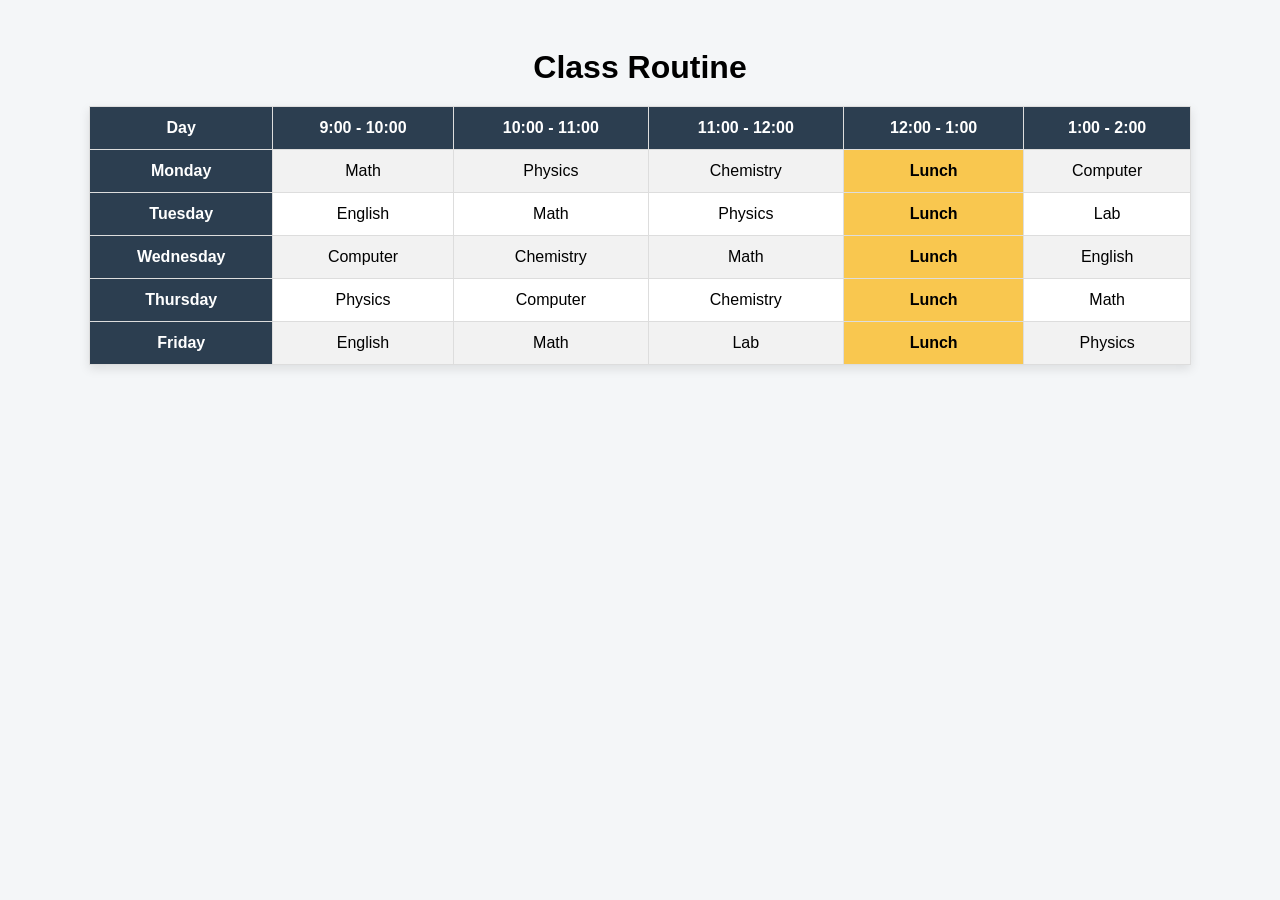
<file: lab i timetable/index.html>
<!DOCTYPE html>
<html lang="en">
<head>
    <meta charset="UTF-8">
    <title>Class Routine</title>
    <style>
        body {
            font-family: Arial, sans-serif;
            background: #f4f6f8;
            padding: 20px;
        }

        h1 {
            text-align: center;
            margin-bottom: 20px;
        }

        table {
            width: 90%;
            margin: auto;
            border-collapse: collapse;
            background: white;
            box-shadow: 0 4px 10px rgba(0,0,0,0.1);
        }

        th, td {
            border: 1px solid #ddd;
            padding: 12px;
            text-align: center;
        }

        th {
            background-color: #2c3e50;
            color: white;
        }

        tr:nth-child(even) {
            background-color: #f2f2f2;
        }

        .break {
            background-color: #f9c74f;
            font-weight: bold;
        }

        .subject {
            font-weight: 500;
        }
    </style>
</head>
<body>

<h1>Class Routine</h1>

<table>
    <tr>
        <th>Day</th>
        <th>9:00 - 10:00</th>
        <th>10:00 - 11:00</th>
        <th>11:00 - 12:00</th>
        <th>12:00 - 1:00</th>
        <th>1:00 - 2:00</th>
    </tr>

    <tr>
        <th>Monday</th>
        <td class="subject">Math</td>
        <td class="subject">Physics</td>
        <td class="subject">Chemistry</td>
        <td class="break">Lunch</td>
        <td class="subject">Computer</td>
    </tr>

    <tr>
        <th>Tuesday</th>
        <td class="subject">English</td>
        <td class="subject">Math</td>
        <td class="subject">Physics</td>
        <td class="break">Lunch</td>
        <td class="subject">Lab</td>
    </tr>

    <tr>
        <th>Wednesday</th>
        <td class="subject">Computer</td>
        <td class="subject">Chemistry</td>
        <td class="subject">Math</td>
        <td class="break">Lunch</td>
        <td class="subject">English</td>
    </tr>

    <tr>
        <th>Thursday</th>
        <td class="subject">Physics</td>
        <td class="subject">Computer</td>
        <td class="subject">Chemistry</td>
        <td class="break">Lunch</td>
        <td class="subject">Math</td>
    </tr>

    <tr>
        <th>Friday</th>
        <td class="subject">English</td>
        <td class="subject">Math</td>
        <td class="subject">Lab</td>
        <td class="break">Lunch</td>
        <td class="subject">Physics</td>
    </tr>
</table>

</body>
</html>
</file>
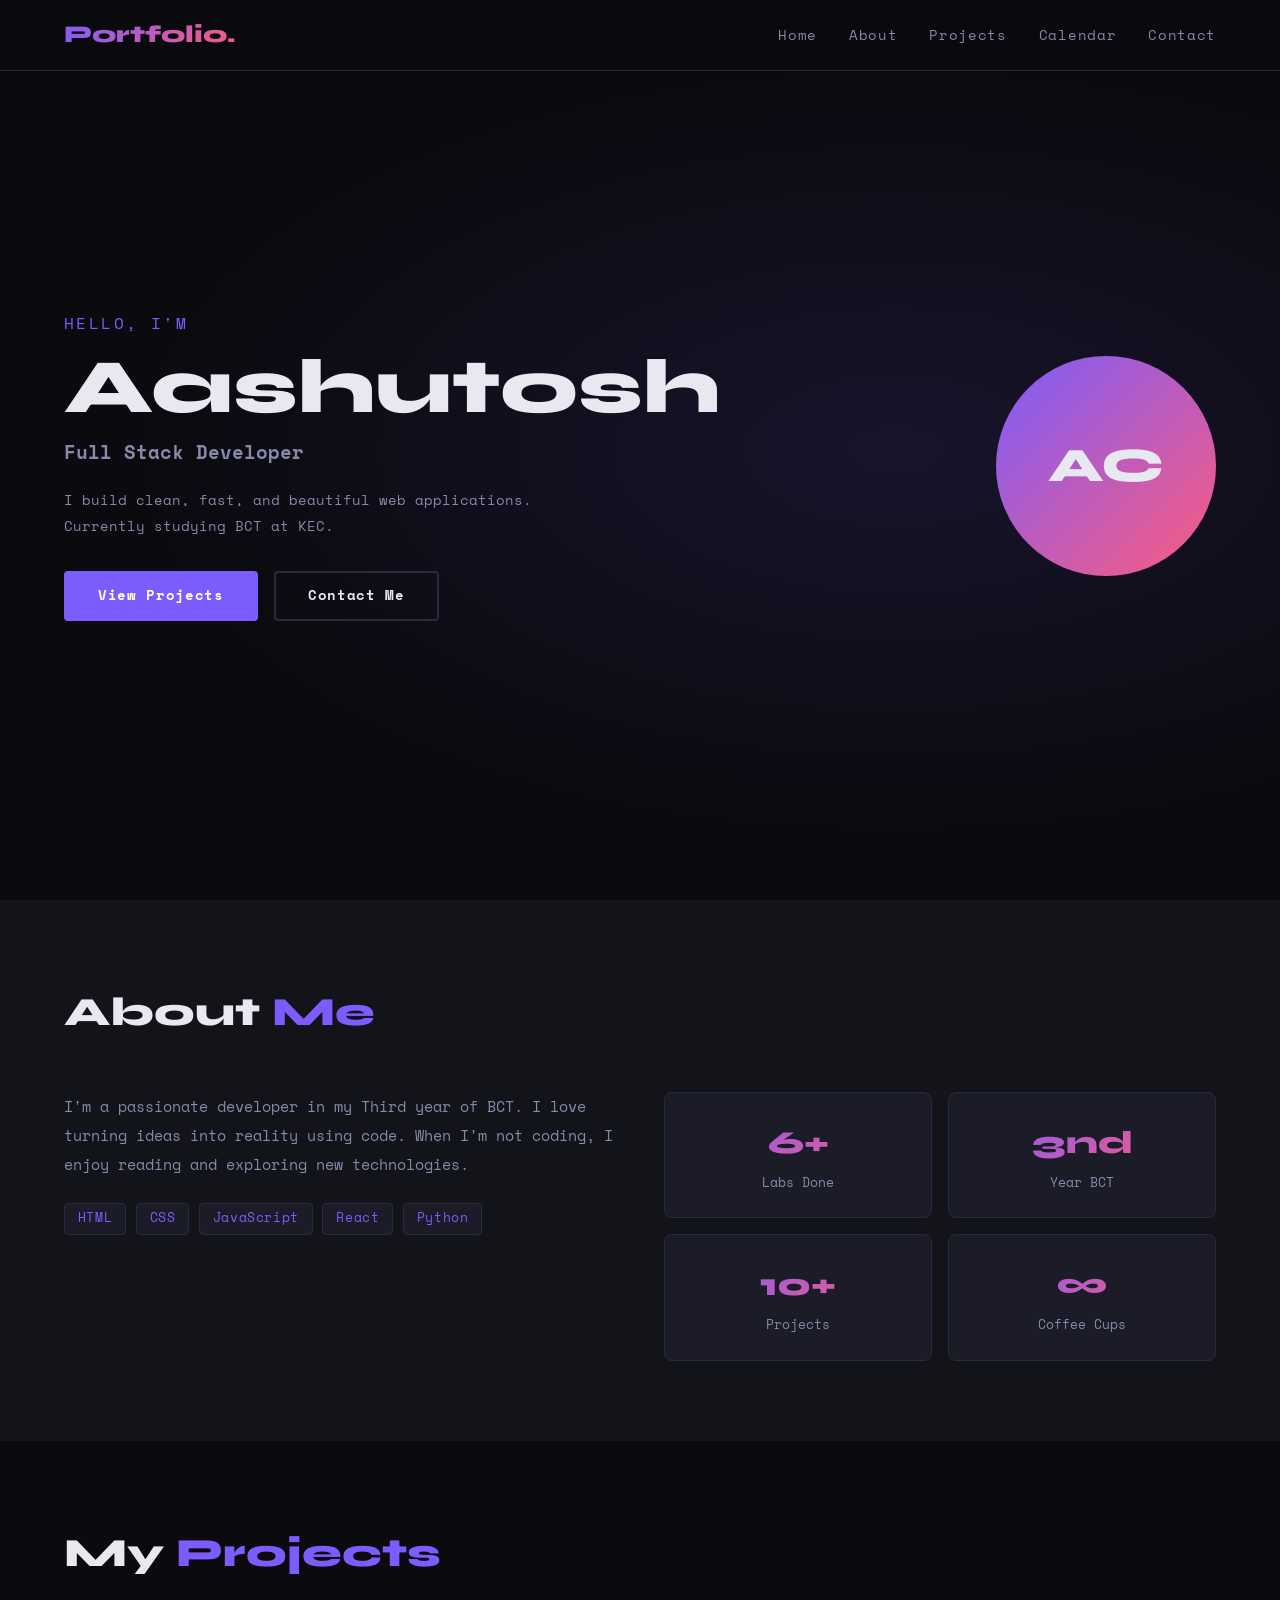
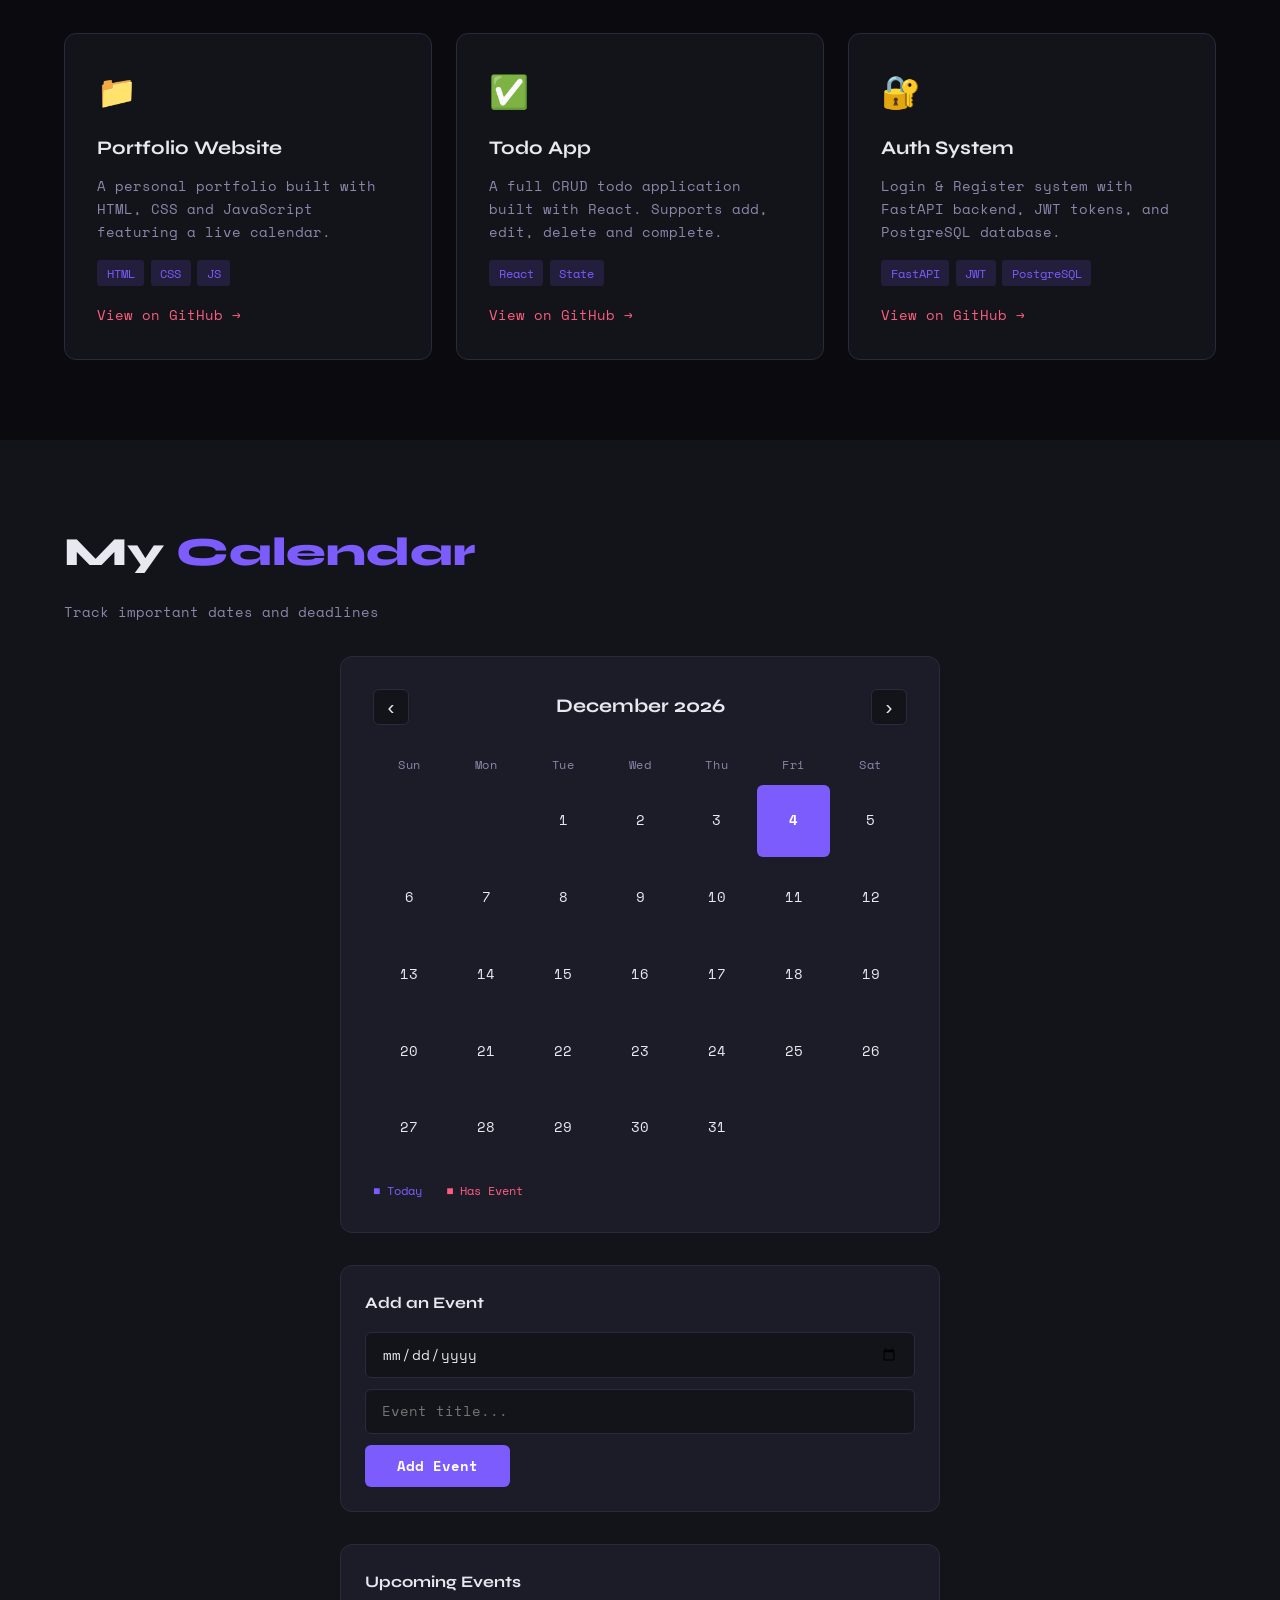
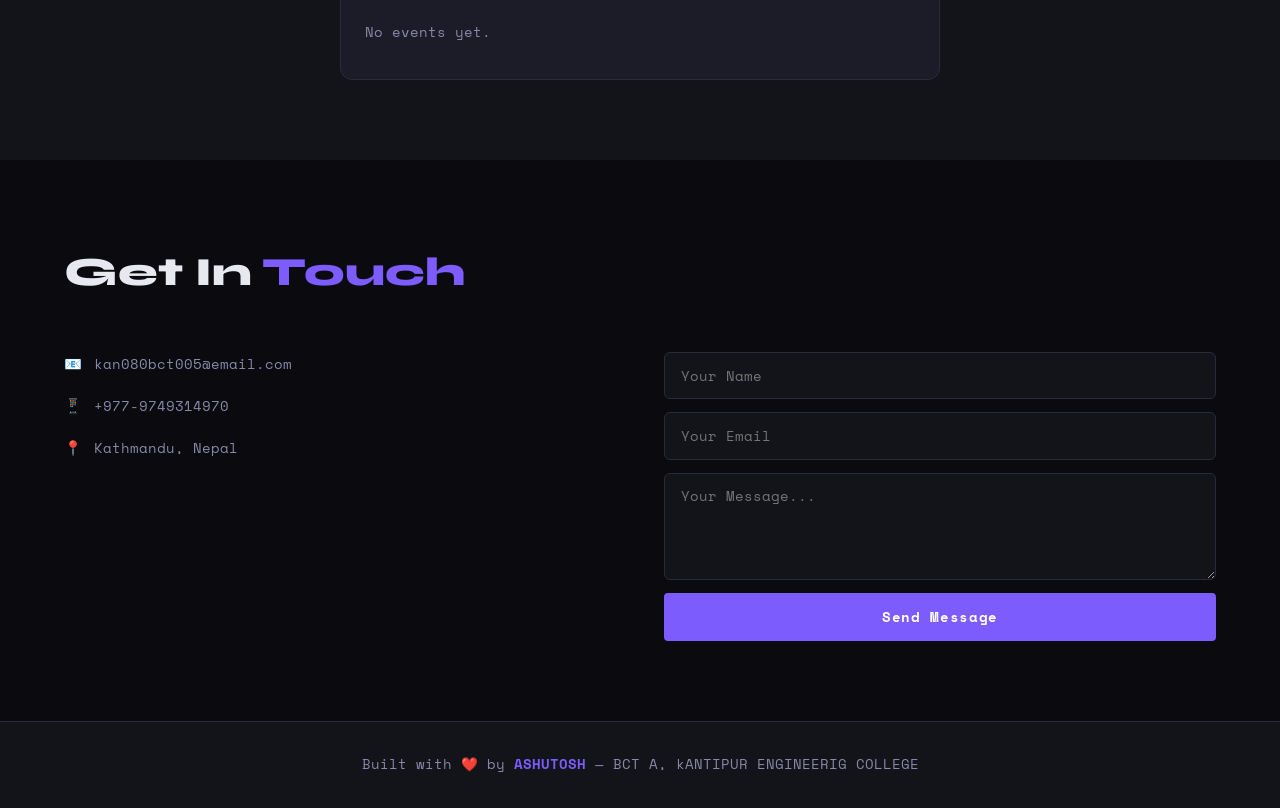
<file: lab1/index.html>
<!DOCTYPE html>
<html lang="en">
<head>
  <meta charset="UTF-8" />
  <meta name="viewport" content="width=device-width, initial-scale=1.0"/>
  <title>My Portfolio</title>
  <link href="https://fonts.googleapis.com/css2?family=Space+Mono:wght@400;700&family=Syne:wght@400;600;800&display=swap" rel="stylesheet"/>
  <link rel="stylesheet" href="style.css"/>
</head>
<body>

  <!-- NAVBAR -->
  <nav class="navbar">
    <div class="logo">Portfolio.</div>
    <ul class="nav-links">
      <li><a href="#home">Home</a></li>
      <li><a href="#about">About</a></li>
      <li><a href="#projects">Projects</a></li>
      <li><a href="#calendar">Calendar</a></li>
      <li><a href="#contact">Contact</a></li>
    </ul>
  </nav>

  <!-- HERO SECTION -->
  <section id="home" class="hero">
    <div class="hero-content">
      <p class="greeting">Hello, I'm</p>
      <h1 class="hero-name">Aashutosh</h1>
      <h2 class="hero-role">Full Stack Developer</h2>
      <p class="hero-desc">I build clean, fast, and beautiful web applications. Currently studying BCT at KEC.</p>
      <div class="hero-btns">
        <a href="#projects" class="btn btn-primary">View Projects</a>
        <a href="#contact" class="btn btn-outline">Contact Me</a>
      </div>
    </div>
    <div class="hero-image">
      <div class="avatar-ring">
        <div class="avatar">AC</div>
      </div>
    </div>
  </section>

  <!-- ABOUT SECTION -->
  <section id="about" class="about">
    <h2 class="section-title">About <span>Me</span></h2>
    <div class="about-grid">
      <div class="about-text">
        <p>I'm a passionate developer in my Third year of BCT. I love turning ideas into reality using code. When I'm not coding, I enjoy reading and exploring new technologies.</p>
        <div class="skills-list">
          <span class="skill-tag">HTML</span>
          <span class="skill-tag">CSS</span>
          <span class="skill-tag">JavaScript</span>
          <span class="skill-tag">React</span>
          <span class="skill-tag">Python</span>
       
        </div>
      </div>
      <div class="about-stats">
        <div class="stat-card"><span class="stat-num">6+</span><span class="stat-label">Labs Done</span></div>
        <div class="stat-card"><span class="stat-num">3nd</span><span class="stat-label">Year BCT</span></div>
        <div class="stat-card"><span class="stat-num">10+</span><span class="stat-label">Projects</span></div>
        <div class="stat-card"><span class="stat-num">∞</span><span class="stat-label">Coffee Cups</span></div>
      </div>
    </div>
  </section>

  <!-- PROJECTS SECTION -->
  <section id="projects" class="projects">
    <h2 class="section-title">My <span>Projects</span></h2>
    <div class="projects-grid">
      <div class="project-card">
        <div class="project-icon">📁</div>
        <h3>Portfolio Website</h3>
        <p>A personal portfolio built with HTML, CSS and JavaScript featuring a live calendar.</p>
        <div class="project-tags"><span>HTML</span><span>CSS</span><span>JS</span></div>
        <a href="#" class="project-link">View on GitHub →</a>
      </div>
      <div class="project-card">
        <div class="project-icon">✅</div>
        <h3>Todo App</h3>
        <p>A full CRUD todo application built with React. Supports add, edit, delete and complete.</p>
        <div class="project-tags"><span>React</span><span>State</span></div>
        <a href="#" class="project-link">View on GitHub →</a>
      </div>
      <div class="project-card">
        <div class="project-icon">🔐</div>
        <h3>Auth System</h3>
        <p>Login & Register system with FastAPI backend, JWT tokens, and PostgreSQL database.</p>
        <div class="project-tags"><span>FastAPI</span><span>JWT</span><span>PostgreSQL</span></div>
        <a href="#" class="project-link">View on GitHub →</a>
      </div>
    </div>
  </section>

  <!-- CALENDAR SECTION -->
  <section id="calendar" class="calendar-section">
    <h2 class="section-title">My <span>Calendar</span></h2>
    <p class="calendar-subtitle">Track important dates and deadlines</p>
    <div class="calendar-wrapper">
      <div class="calendar-header">
        <button id="prevBtn" class="cal-nav">&#8249;</button>
        <h3 id="monthYear">Month Year</h3>
        <button id="nextBtn" class="cal-nav">&#8250;</button>
      </div>
      <div class="calendar-grid">
        <div class="day-header">Sun</div>
        <div class="day-header">Mon</div>
        <div class="day-header">Tue</div>
        <div class="day-header">Wed</div>
        <div class="day-header">Thu</div>
        <div class="day-header">Fri</div>
        <div class="day-header">Sat</div>
      </div>
      <div class="calendar-days" id="calendarDays"></div>
      <div class="calendar-legend">
        <span class="legend-today">■ Today</span>
        <span class="legend-event">■ Has Event</span>
      </div>
    </div>

    <!-- Event Form -->
    <div class="event-form">
      <h3>Add an Event</h3>
      <input type="date" id="eventDate" />
      <input type="text" id="eventName" placeholder="Event title..." />
      <button onclick="addEvent()">Add Event</button>
    </div>

    <!-- Event List -->
    <div class="event-list" id="eventList">
      <h3>Upcoming Events</h3>
      <ul id="eventItems"></ul>
    </div>
  </section>

  <!-- CONTACT SECTION -->
  <section id="contact" class="contact">
    <h2 class="section-title">Get In <span>Touch</span></h2>
    <div class="contact-grid">
      <div class="contact-info">
        <div class="contact-item">📧 <span>kan080bct005@email.com</span></div>
        <div class="contact-item">📱 <span>+977-9749314970</span></div>
        <div class="contact-item">📍 <span>Kathmandu, Nepal</span></div>
        
      </div>
      <form class="contact-form" onsubmit="handleContact(event)">
        <input type="text" placeholder="Your Name" required />
        <input type="email" placeholder="Your Email" required />
        <textarea placeholder="Your Message..." rows="4" required></textarea>
        <button type="submit" class="btn btn-primary">Send Message</button>
      </form>
    </div>
  </section>

  <!-- FOOTER -->
  <footer class="footer">
    <p>Built with ❤️ by <strong>ASHUTOSH</strong> — BCT A, kANTIPUR ENGINEERIG COLLEGE</p>
  </footer>

  <script src="script.js"></script>
</body>
</html>
</file>
<file: lab1/style.css>
/* ===== RESET & BASE ===== */
*, *::before, *::after { margin: 0; padding: 0; box-sizing: border-box; }

:root {
  --bg: #0a0a0f;
  --surface: #13131a;
  --surface2: #1c1c28;
  --accent: #7c5cfc;
  --accent2: #fc5c7d;
  --text: #e8e8f0;
  --muted: #8888aa;
  --border: #2a2a3d;
  --font-head: 'Syne', sans-serif;
  --font-mono: 'Space Mono', monospace;
}

html { scroll-behavior: smooth; }

body {
  background: var(--bg);
  color: var(--text);
  font-family: var(--font-mono);
  line-height: 1.6;
}

/* ===== NAVBAR ===== */
.navbar {
  position: fixed; top: 0; left: 0; right: 0; z-index: 100;
  display: flex; justify-content: space-between; align-items: center;
  padding: 1rem 4rem;
  background: rgba(10,10,15,0.85);
  backdrop-filter: blur(12px);
  border-bottom: 1px solid var(--border);
}

.logo {
  font-family: var(--font-head);
  font-size: 1.5rem;
  font-weight: 800;
  background: linear-gradient(135deg, var(--accent), var(--accent2));
  -webkit-background-clip: text;
  -webkit-text-fill-color: transparent;
}

.nav-links { list-style: none; display: flex; gap: 2rem; }
.nav-links a {
  color: var(--muted); text-decoration: none;
  font-size: 0.85rem; letter-spacing: 0.05em;
  transition: color 0.2s;
}
.nav-links a:hover { color: var(--accent); }

/* ===== HERO ===== */
.hero {
  min-height: 100vh;
  display: flex; align-items: center; justify-content: space-between;
  padding: 6rem 4rem 4rem;
  background: radial-gradient(ellipse at 70% 50%, rgba(124,92,252,0.12) 0%, transparent 60%);
}

.greeting {
  color: var(--accent); font-size: 1rem;
  letter-spacing: 0.15em; text-transform: uppercase;
  margin-bottom: 0.5rem;
}

.hero-name {
  font-family: var(--font-head);
  font-size: clamp(2.5rem, 6vw, 5rem);
  font-weight: 800; line-height: 1.1;
  margin-bottom: 0.5rem;
}

.hero-role {
  font-size: 1.2rem; color: var(--muted);
  margin-bottom: 1.2rem;
}

.hero-desc {
  max-width: 500px; color: var(--muted);
  font-size: 0.9rem; margin-bottom: 2rem; line-height: 1.8;
}

.hero-btns { display: flex; gap: 1rem; flex-wrap: wrap; }

.btn {
  padding: 0.75rem 2rem;
  border-radius: 4px;
  font-family: var(--font-mono);
  font-size: 0.85rem; font-weight: 700;
  cursor: pointer; text-decoration: none;
  transition: all 0.25s;
  letter-spacing: 0.05em;
}

.btn-primary {
  background: var(--accent); color: white; border: 2px solid var(--accent);
}
.btn-primary:hover { background: transparent; color: var(--accent); }

.btn-outline {
  background: transparent; color: var(--text); border: 2px solid var(--border);
}
.btn-outline:hover { border-color: var(--accent); color: var(--accent); }

.avatar-ring {
  width: 220px; height: 220px; border-radius: 50%;
  background: linear-gradient(135deg, var(--accent), var(--accent2));
  display: flex; align-items: center; justify-content: center;
  animation: float 4s ease-in-out infinite;
}

.avatar {
  width: 200px; height: 200px; border-radius: 50%;
  display: flex; align-items: center; justify-content: center;
  font-family: var(--font-head); font-size: 3rem; font-weight: 800;
 
}



/* ===== SECTIONS ===== */
section { padding: 5rem 4rem; }

.section-title {
  font-family: var(--font-head);
  font-size: 2.5rem; font-weight: 800;
  margin-bottom: 3rem;
}
.section-title span { color: var(--accent); }

/* ===== ABOUT ===== */
.about { background: var(--surface); }

.about-grid {
  display: grid; grid-template-columns: 1fr 1fr; gap: 3rem; align-items: start;
}

.about-text p { color: var(--muted); line-height: 1.9; margin-bottom: 1.5rem; font-size: 0.95rem; }

.skills-list { display: flex; flex-wrap: wrap; gap: 0.6rem; }
.skill-tag {
  background: var(--surface2); border: 1px solid var(--border);
  color: var(--accent); padding: 0.3rem 0.8rem;
  border-radius: 4px; font-size: 0.8rem; letter-spacing: 0.05em;
}

.about-stats {
  display: grid; grid-template-columns: 1fr 1fr; gap: 1rem;
}

.stat-card {
  background: var(--surface2); border: 1px solid var(--border);
  border-radius: 8px; padding: 1.5rem; text-align: center;
  display: flex; flex-direction: column; gap: 0.3rem;
  transition: border-color 0.2s;
}
.stat-card:hover { border-color: var(--accent); }

.stat-num {
  font-family: var(--font-head); font-size: 2rem; font-weight: 800;
  background: linear-gradient(135deg, var(--accent), var(--accent2));
  -webkit-background-clip: text; -webkit-text-fill-color: transparent;
}
.stat-label { color: var(--muted); font-size: 0.8rem; }

/* ===== PROJECTS ===== */
.projects-grid {
  display: grid; grid-template-columns: repeat(auto-fit, minmax(280px, 1fr)); gap: 1.5rem;
}

.project-card {
  background: var(--surface); border: 1px solid var(--border);
  border-radius: 12px; padding: 2rem;
  transition: transform 0.2s, border-color 0.2s;
}
.project-card:hover { transform: translateY(-4px); border-color: var(--accent); }

.project-icon { font-size: 2rem; margin-bottom: 1rem; }

.project-card h3 {
  font-family: var(--font-head); font-size: 1.2rem;
  margin-bottom: 0.7rem;
}
.project-card p { color: var(--muted); font-size: 0.85rem; margin-bottom: 1rem; line-height: 1.7; }

.project-tags { display: flex; flex-wrap: wrap; gap: 0.4rem; margin-bottom: 1rem; }
.project-tags span {
  background: rgba(124,92,252,0.15); color: var(--accent);
  padding: 0.2rem 0.6rem; border-radius: 3px; font-size: 0.75rem;
}

.project-link { color: var(--accent2); font-size: 0.85rem; text-decoration: none; }
.project-link:hover { text-decoration: underline; }

/* ===== CALENDAR ===== */
.calendar-section { background: var(--surface); }
.calendar-subtitle { color: var(--muted); margin-top: -2rem; margin-bottom: 2rem; font-size: 0.9rem; }

.calendar-wrapper {
  background: var(--surface2); border: 1px solid var(--border);
  border-radius: 12px; padding: 2rem; max-width: 600px; margin: 0 auto 2rem;
}

.calendar-header {
  display: flex; justify-content: space-between; align-items: center;
  margin-bottom: 1.5rem;
}
.calendar-header h3 { font-family: var(--font-head); font-size: 1.2rem; }

.cal-nav {
  background: var(--surface); border: 1px solid var(--border);
  color: var(--text); width: 36px; height: 36px;
  border-radius: 6px; font-size: 1.3rem; cursor: pointer;
  transition: border-color 0.2s;
}
.cal-nav:hover { border-color: var(--accent); color: var(--accent); }

.calendar-grid {
  display: grid; grid-template-columns: repeat(7, 1fr);
  gap: 4px; margin-bottom: 4px;
}
.day-header {
  text-align: center; font-size: 0.75rem; color: var(--muted);
  padding: 0.4rem 0; letter-spacing: 0.05em;
}

.calendar-days {
  display: grid; grid-template-columns: repeat(7, 1fr); gap: 4px;
}

.calendar-day {
  aspect-ratio: 1; display: flex; align-items: center; justify-content: center;
  border-radius: 6px; font-size: 0.85rem; cursor: pointer;
  transition: background 0.15s;
}
.calendar-day:hover { background: var(--surface); }
.calendar-day.empty { cursor: default; }
.calendar-day.today { background: var(--accent); color: white; font-weight: 700; }
.calendar-day.has-event { border: 2px solid var(--accent2); color: var(--accent2); }

.calendar-legend { display: flex; gap: 1.5rem; margin-top: 1rem; font-size: 0.75rem; color: var(--muted); }
.legend-today { color: var(--accent); }
.legend-event { color: var(--accent2); }

/* Event Form */
.event-form {
  max-width: 600px; margin: 0 auto 2rem;
  background: var(--surface2); border: 1px solid var(--border);
  border-radius: 12px; padding: 1.5rem;
}
.event-form h3 { font-family: var(--font-head); margin-bottom: 1rem; font-size: 1rem; }
.event-form input {
  width: 100%; background: var(--surface);
  border: 1px solid var(--border); border-radius: 6px;
  color: var(--text); padding: 0.7rem 1rem;
  font-family: var(--font-mono); font-size: 0.85rem;
  margin-bottom: 0.7rem;
}
.event-form input:focus { outline: none; border-color: var(--accent); }
.event-form button {
  background: var(--accent); color: white; border: none;
  padding: 0.7rem 2rem; border-radius: 6px;
  font-family: var(--font-mono); font-size: 0.85rem; font-weight: 700;
  cursor: pointer; transition: opacity 0.2s;
}
.event-form button:hover { opacity: 0.85; }

/* Event List */
.event-list {
  max-width: 600px; margin: 0 auto;
  background: var(--surface2); border: 1px solid var(--border);
  border-radius: 12px; padding: 1.5rem;
}
.event-list h3 { font-family: var(--font-head); margin-bottom: 1rem; font-size: 1rem; }
#eventItems { list-style: none; }
#eventItems li {
  display: flex; justify-content: space-between; align-items: center;
  padding: 0.7rem 0; border-bottom: 1px solid var(--border);
  font-size: 0.85rem;
}
#eventItems li:last-child { border-bottom: none; }
#eventItems li .ev-date { color: var(--accent); font-size: 0.75rem; }
#eventItems li .ev-del {
  background: none; border: none; color: var(--accent2);
  cursor: pointer; font-size: 1rem;
}

/* ===== CONTACT ===== */
.contact-grid {
  display: grid; grid-template-columns: 1fr 1fr; gap: 3rem;
}

.contact-item {
  display: flex; align-items: center; gap: 0.75rem;
  color: var(--muted); font-size: 0.9rem; margin-bottom: 1.2rem;
}

.contact-form { display: flex; flex-direction: column; gap: 0.8rem; }
.contact-form input, .contact-form textarea {
  background: var(--surface); border: 1px solid var(--border);
  border-radius: 6px; color: var(--text);
  padding: 0.8rem 1rem; font-family: var(--font-mono); font-size: 0.85rem;
}
.contact-form input:focus, .contact-form textarea:focus {
  outline: none; border-color: var(--accent);
}

/* ===== FOOTER ===== */
.footer {
  background: var(--surface); border-top: 1px solid var(--border);
  text-align: center; padding: 2rem;
  color: var(--muted); font-size: 0.85rem;
}
.footer strong { color: var(--accent); }

/* ===== RESPONSIVE ===== */
@media (max-width: 768px) {
  .navbar { padding: 1rem 1.5rem; }
  .nav-links { display: none; }
  .hero { flex-direction: column; padding: 5rem 1.5rem 3rem; text-align: center; gap: 3rem; }
  section { padding: 4rem 1.5rem; }
  .about-grid { grid-template-columns: 1fr; }
  .contact-grid { grid-template-columns: 1fr; }
  .hero-btns { justify-content: center; }
}
</file>
